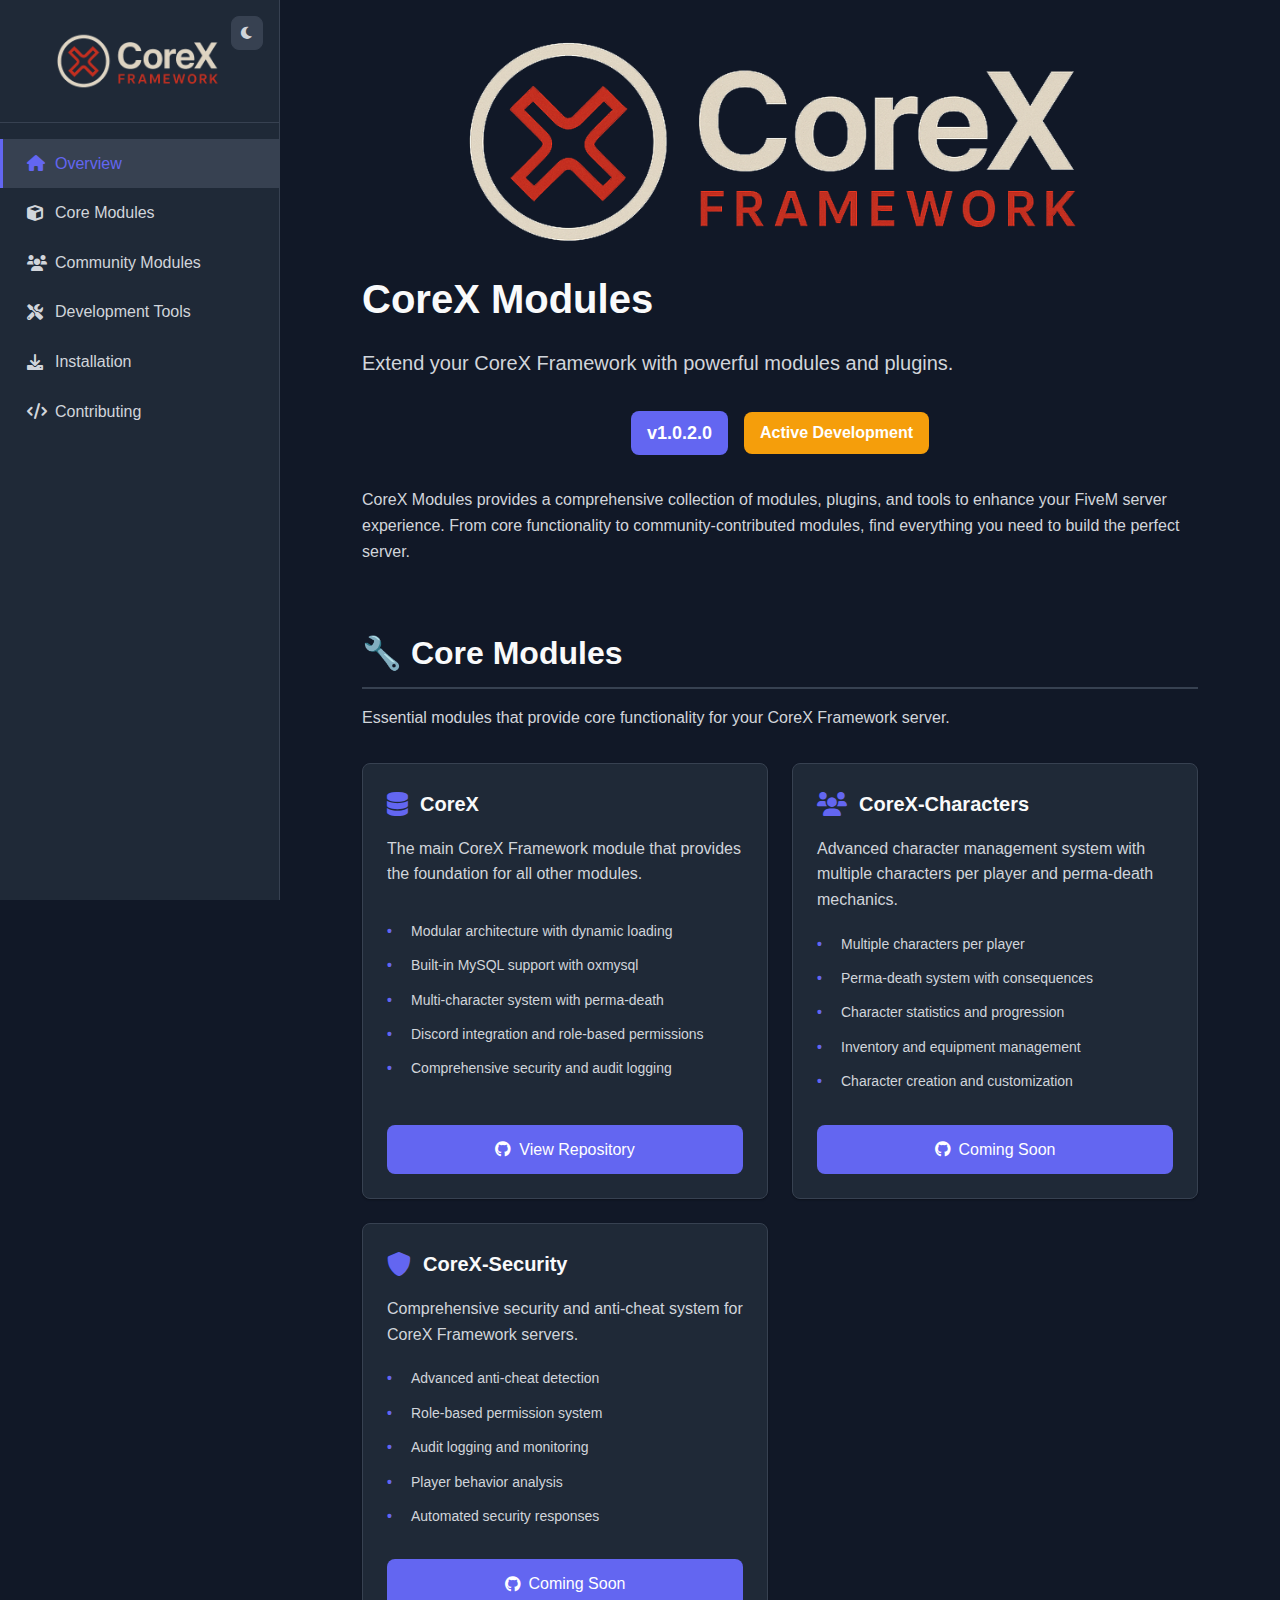
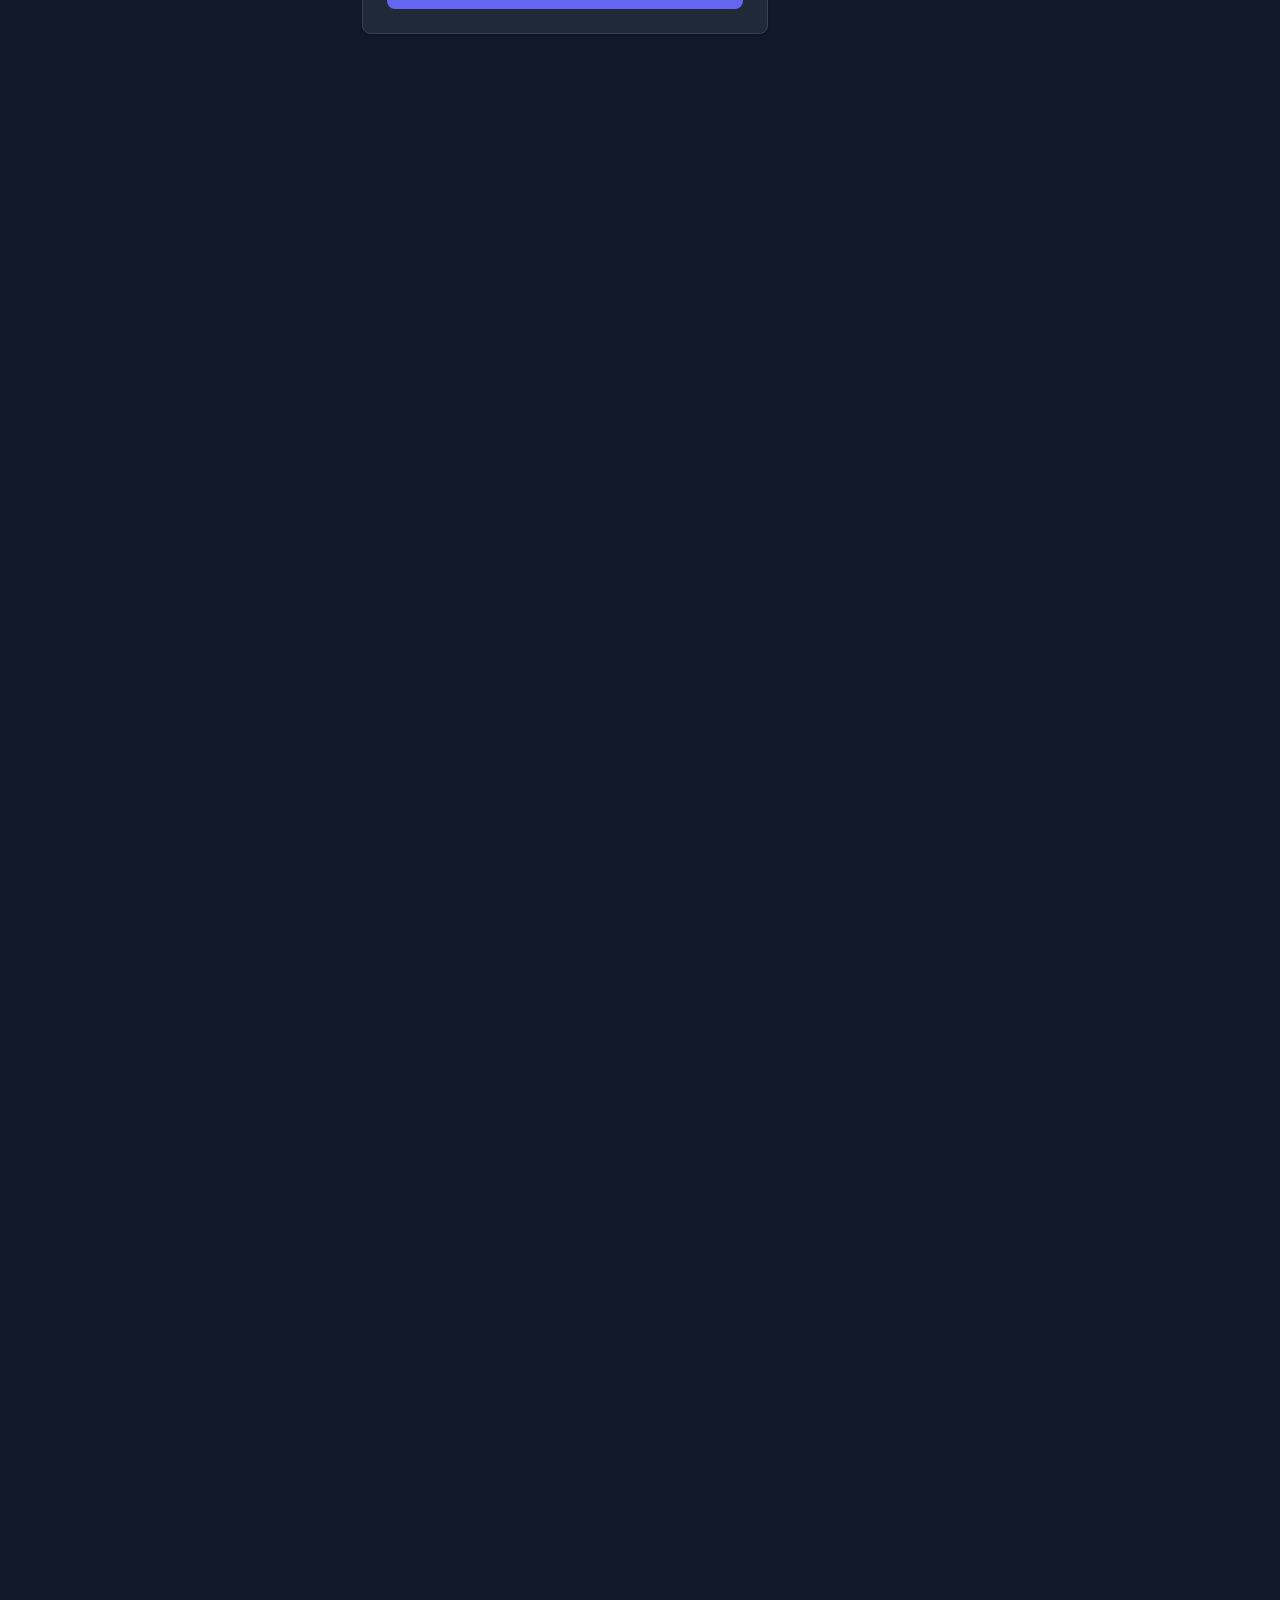
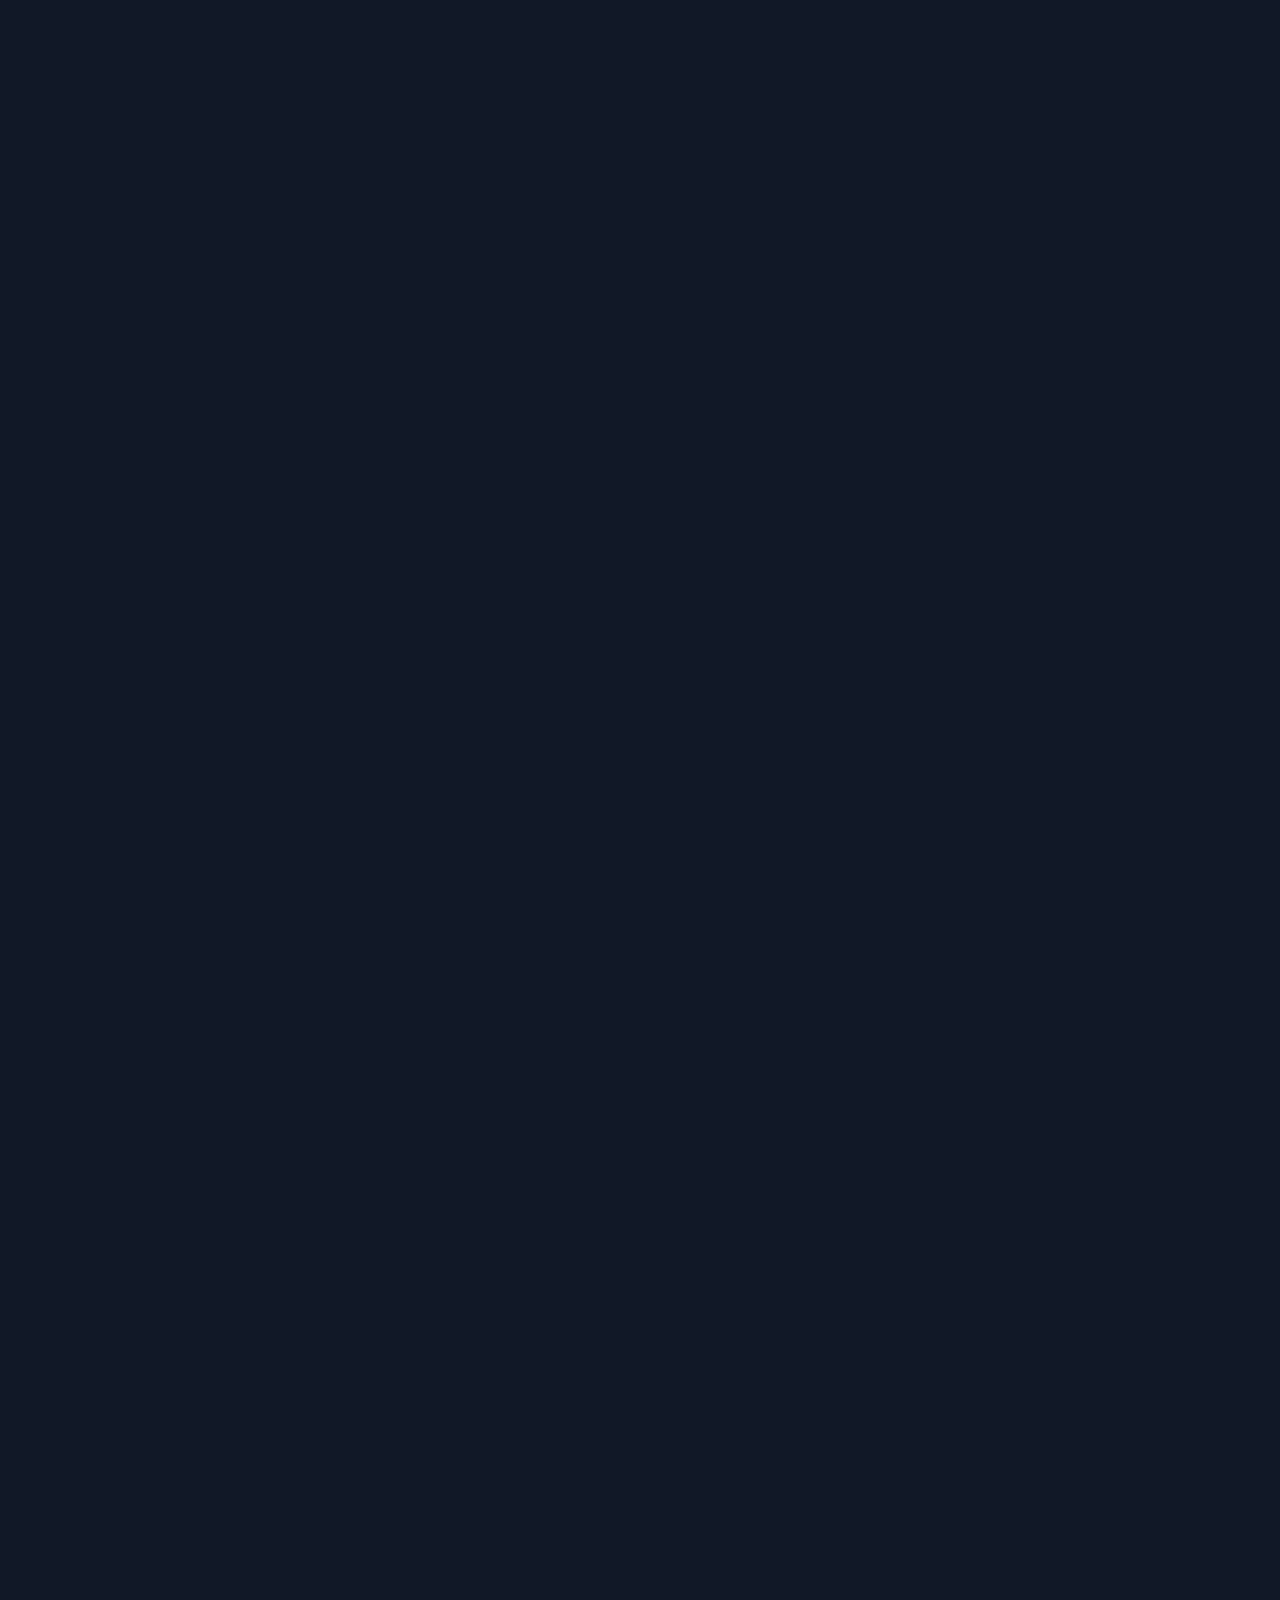
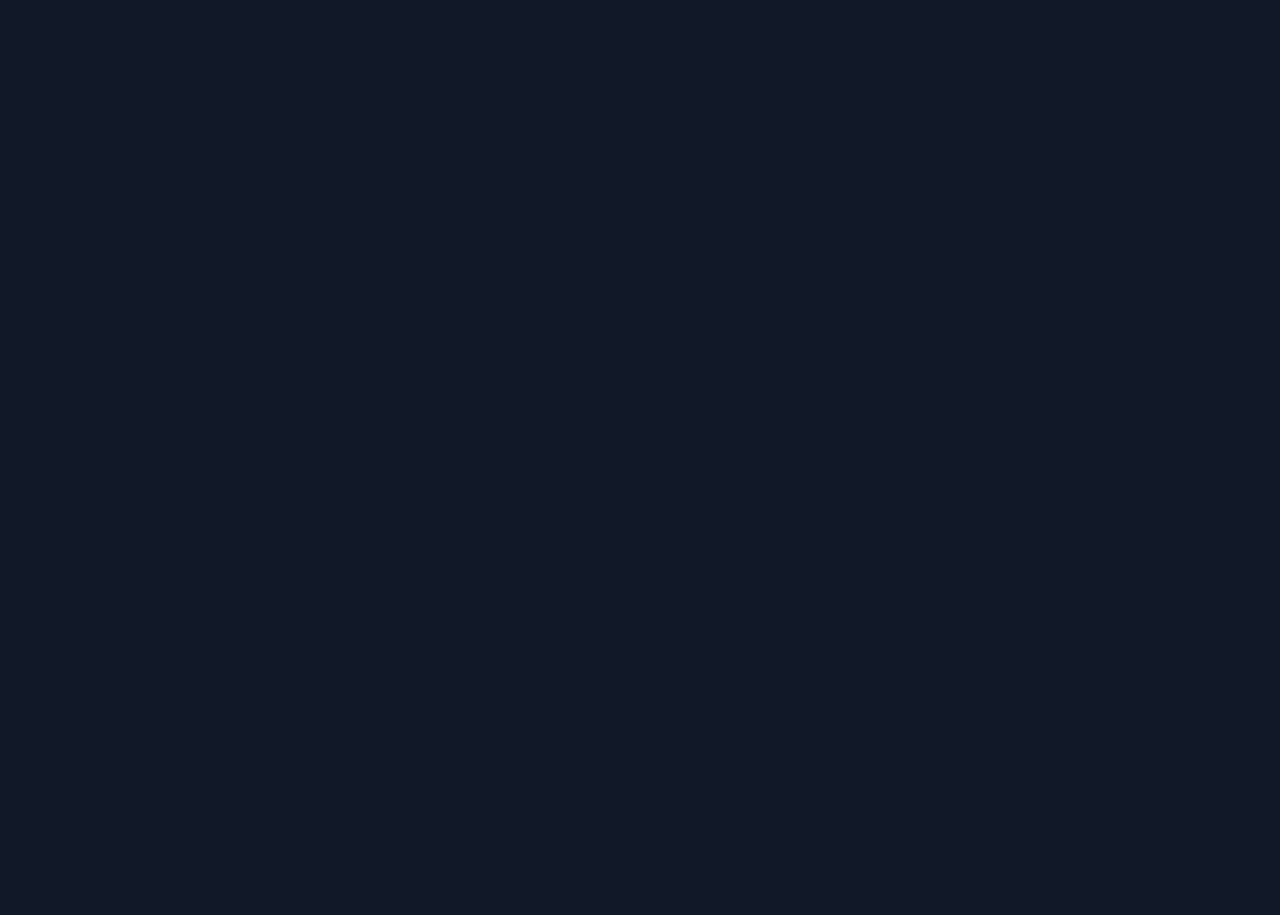
<file: index.html>
<!DOCTYPE html>
<html lang="en">
<head>
    <meta charset="UTF-8">
    <meta name="viewport" content="width=device-width, initial-scale=1.0">
    <title>CoreX | Modules</title>
    <meta name="theme-color" content="#111827">
    
    <!-- Security Headers -->
    <meta http-equiv="Content-Security-Policy" content="default-src 'self'; script-src 'self' 'unsafe-inline'; style-src 'self' 'unsafe-inline' https://fonts.googleapis.com https://cdnjs.cloudflare.com; font-src 'self' https://fonts.gstatic.com https://cdnjs.cloudflare.com; img-src 'self' data:; connect-src 'self';">
    <meta http-equiv="X-Content-Type-Options" content="nosniff">
    <meta http-equiv="X-Frame-Options" content="DENY">
    <meta http-equiv="X-XSS-Protection" content="1; mode=block">
    <meta http-equiv="Referrer-Policy" content="strict-origin-when-cross-origin">
    
    <!-- SEO and Social Meta Tags -->
    <meta name="description" content="CoreX Modules - A comprehensive collection of modules for the CoreX Framework. Browse and download modules to extend your FiveM server functionality.">
    <meta name="keywords" content="FiveM, CoreX, Modules, Framework, Lua, Gaming, Server, Development, Plugins">
    <meta name="author" content="CoreX">
    
    <!-- Open Graph Tags -->
    <meta property="og:title" content="CoreX Modules - FiveM Framework Modules">
    <meta property="og:description" content="Browse and download modules to extend your CoreX Framework functionality.">
    <meta property="og:type" content="website">
    <meta property="og:url" content="https://modules.core-x.dev/">
    <meta property="og:image" content="https://modules.core-x.dev/assets/corex-logo.png">
    
    <!-- Twitter Card Tags -->
    <meta name="twitter:card" content="summary_large_image">
    <meta name="twitter:title" content="CoreX Modules - FiveM Framework Modules">
    <meta name="twitter:description" content="Browse and download modules to extend your CoreX Framework functionality.">
    <meta name="twitter:image" content="https://modules.core-x.dev/assets/corex-logo.png">
    
    <!-- Canonical URL -->
    <link rel="canonical" href="https://modules.core-x.dev/">
    
    <!-- Favicon -->
    <link rel="icon" type="image/png" href="assets/corex-icon.png">
    
    <!-- Preconnect to external domains for performance -->
    <link rel="preconnect" href="https://fonts.googleapis.com">
    <link rel="preconnect" href="https://fonts.gstatic.com" crossorigin>
    <link rel="preconnect" href="https://cdnjs.cloudflare.com">
    <link rel="stylesheet" href="styles.css">
    <link href="https://fonts.googleapis.com/css2?family=Inter:wght@300;400;500;600;700&display=swap" rel="stylesheet">
    <link rel="stylesheet" href="https://cdnjs.cloudflare.com/ajax/libs/font-awesome/6.0.0/css/all.min.css">
</head>
<body>
    <div class="container">
        <!-- Sidebar -->
        <nav class="sidebar" id="sidebar">
            <div class="sidebar-header">
                <img src="assets/corex-logo.png" alt="CoreX Framework Logo" class="corex-logo" />
                <button class="theme-toggle" id="theme-toggle" title="Toggle theme">
                    <i class="fas fa-moon"></i>
                </button>
            </div>
            
            <div class="sidebar-content">
                <ul class="nav-menu">
                    <li><a href="#overview" class="nav-link active"><i class="fas fa-home"></i> Overview</a></li>
                    <li><a href="#core-modules" class="nav-link"><i class="fas fa-cube"></i> Core Modules</a></li>
                    <li><a href="#community-modules" class="nav-link"><i class="fas fa-users"></i> Community Modules</a></li>
                    <li><a href="#development-tools" class="nav-link"><i class="fas fa-tools"></i> Development Tools</a></li>
                    <li><a href="#installation" class="nav-link"><i class="fas fa-download"></i> Installation</a></li>
                    <li><a href="#contributing" class="nav-link"><i class="fas fa-code"></i> Contributing</a></li>
                </ul>
            </div>
        </nav>

        <!-- Main Content -->
        <main class="main-content">
            <div class="content-wrapper">
                <!-- Overview Section -->
                <section id="overview" class="section">
                    <center><img src="assets/corex-logo.png" alt="CoreX Framework Logo" class="corex-logo" style="width: 700px"/></center>
                    <h1>CoreX Modules</h1>
                    <p class="lead">Extend your CoreX Framework with powerful modules and plugins.</p>
                    
                    <div class="version-badge">
                        <span class="version-number">v1.0.2.0</span>
                        <span class="version-status">Active Development</span>
                    </div>

                    <p>CoreX Modules provides a comprehensive collection of modules, plugins, and tools to enhance your FiveM server experience. From core functionality to community-contributed modules, find everything you need to build the perfect server.</p>
                </section>

                <!-- Core Modules Section -->
                <section id="core-modules" class="section">
                    <h2>🔧 Core Modules</h2>
                    <p>Essential modules that provide core functionality for your CoreX Framework server.</p>
                    
                    <div class="modules-grid">
                        <div class="module-card">
                            <div class="module-header">
                                <i class="fas fa-database"></i>
                                <h3>CoreX</h3>
                            </div>
                            <p>The main CoreX Framework module that provides the foundation for all other modules.</p>
                            <ul>
                                <li>Modular architecture with dynamic loading</li>
                                <li>Built-in MySQL support with oxmysql</li>
                                <li>Multi-character system with perma-death</li>
                                <li>Discord integration and role-based permissions</li>
                                <li>Comprehensive security and audit logging</li>
                            </ul>
                            <div class="module-links">
                                <a href="https://github.com/Core-X-Dev/CoreX" class="btn btn-primary" target="_blank">
                                    <i class="fab fa-github"></i>
                                    View Repository
                                </a>
                            </div>
                        </div>
                        
                        <div class="module-card">
                            <div class="module-header">
                                <i class="fas fa-users"></i>
                                <h3>CoreX-Characters</h3>
                            </div>
                            <p>Advanced character management system with multiple characters per player and perma-death mechanics.</p>
                            <ul>
                                <li>Multiple characters per player</li>
                                <li>Perma-death system with consequences</li>
                                <li>Character statistics and progression</li>
                                <li>Inventory and equipment management</li>
                                <li>Character creation and customization</li>
                            </ul>
                            <div class="module-links">
                                <a href="#" class="btn btn-primary" target="_blank">
                                    <i class="fab fa-github"></i>
                                    Coming Soon
                                </a>
                            </div>
                        </div>
                        
                        <div class="module-card">
                            <div class="module-header">
                                <i class="fas fa-shield-alt"></i>
                                <h3>CoreX-Security</h3>
                            </div>
                            <p>Comprehensive security and anti-cheat system for CoreX Framework servers.</p>
                            <ul>
                                <li>Advanced anti-cheat detection</li>
                                <li>Role-based permission system</li>
                                <li>Audit logging and monitoring</li>
                                <li>Player behavior analysis</li>
                                <li>Automated security responses</li>
                            </ul>
                            <div class="module-links">
                                <a href="#" class="btn btn-primary" target="_blank">
                                    <i class="fab fa-github"></i>
                                    Coming Soon
                                </a>
                            </div>
                        </div>
                    </div>
                </section>

                <!-- Community Modules Section -->
                <section id="community-modules" class="section">
                    <h2>👥 Community Modules</h2>
                    <p>Modules created by the CoreX community to extend functionality and add new features.</p>
                    
                    <div class="modules-grid">
                        <div class="module-card">
                            <div class="module-header">
                                <i class="fas fa-car"></i>
                                <h3>CoreX-Vehicles</h3>
                            </div>
                            <p>Advanced vehicle management system with custom vehicles, modifications, and ownership.</p>
                            <ul>
                                <li>Custom vehicle spawning and management</li>
                                <li>Vehicle ownership and registration</li>
                                <li>Modification and customization system</li>
                                <li>Vehicle insurance and maintenance</li>
                                <li>Police and emergency vehicle systems</li>
                            </ul>
                            <div class="module-links">
                                <a href="#" class="btn btn-primary" target="_blank">
                                    <i class="fab fa-github"></i>
                                    Coming Soon
                                </a>
                            </div>
                        </div>
                        
                        <div class="module-card">
                            <div class="module-header">
                                <i class="fas fa-home"></i>
                                <h3>CoreX-Housing</h3>
                            </div>
                            <p>Comprehensive housing and property system for CoreX Framework servers.</p>
                            <ul>
                                <li>Property purchasing and ownership</li>
                                <li>Interior customization and furniture</li>
                                <li>Rental and leasing system</li>
                                <li>Property management and maintenance</li>
                                <li>Neighborhood and community features</li>
                            </ul>
                            <div class="module-links">
                                <a href="#" class="btn btn-primary" target="_blank">
                                    <i class="fab fa-github"></i>
                                    Coming Soon
                                </a>
                            </div>
                        </div>
                        
                        <div class="module-card">
                            <div class="module-header">
                                <i class="fas fa-briefcase"></i>
                                <h3>CoreX-Jobs</h3>
                            </div>
                            <p>Dynamic job and employment system with various career paths and progression.</p>
                            <ul>
                                <li>Multiple job types and career paths</li>
                                <li>Job progression and skill development</li>
                                <li>Salary and payment systems</li>
                                <li>Work schedules and time tracking</li>
                                <li>Job-specific tools and equipment</li>
                            </ul>
                            <div class="module-links">
                                <a href="#" class="btn btn-primary" target="_blank">
                                    <i class="fab fa-github"></i>
                                    Coming Soon
                                </a>
                            </div>
                        </div>
                    </div>
                </section>

                <!-- Development Tools Section -->
                <section id="development-tools" class="section">
                    <h2>🛠️ Development Tools</h2>
                    <p>Tools and utilities to help developers create and maintain CoreX modules.</p>
                    
                    <div class="modules-grid">
                        <div class="module-card">
                            <div class="module-header">
                                <i class="fas fa-code"></i>
                                <h3>Module Template</h3>
                            </div>
                            <p>Standardized template for creating new CoreX modules with best practices.</p>
                            <ul>
                                <li>Pre-configured module structure</li>
                                <li>Documentation templates</li>
                                <li>Testing framework setup</li>
                                <li>CI/CD pipeline configuration</li>
                                <li>Code quality standards</li>
                            </ul>
                            <div class="module-links">
                                <a href="#" class="btn btn-primary" target="_blank">
                                    <i class="fab fa-github"></i>
                                    Coming Soon
                                </a>
                            </div>
                        </div>
                        
                        <div class="module-card">
                            <div class="module-header">
                                <i class="fas fa-bug"></i>
                                <h3>Debug Tools</h3>
                            </div>
                            <p>Development and debugging tools for CoreX Framework modules.</p>
                            <ul>
                                <li>Module debugging utilities</li>
                                <li>Performance monitoring tools</li>
                                <li>Error tracking and reporting</li>
                                <li>Log analysis tools</li>
                                <li>Testing automation</li>
                            </ul>
                            <div class="module-links">
                                <a href="#" class="btn btn-primary" target="_blank">
                                    <i class="fab fa-github"></i>
                                    Coming Soon
                                </a>
                            </div>
                        </div>
                        
                        <div class="module-card">
                            <div class="module-header">
                                <i class="fas fa-rocket"></i>
                                <h3>Deployment Tools</h3>
                            </div>
                            <p>Automated deployment and distribution tools for CoreX modules.</p>
                            <ul>
                                <li>Automated build pipelines</li>
                                <li>Version management tools</li>
                                <li>Distribution automation</li>
                                <li>Update notification system</li>
                                <li>Compatibility checking</li>
                            </ul>
                            <div class="module-links">
                                <a href="#" class="btn btn-primary" target="_blank">
                                    <i class="fab fa-github"></i>
                                    Coming Soon
                                </a>
                            </div>
                        </div>
                    </div>
                </section>

                <!-- Installation Section -->
                <section id="installation" class="section">
                    <h2>📦 Installation Guide</h2>
                    <p>Learn how to install and configure CoreX modules on your server.</p>
                    
                    <div class="quick-start-grid">
                        <div class="step-card">
                            <div class="step-number">1</div>
                            <h3>Choose Your Module</h3>
                            <p>Browse the available modules and select the ones you need for your server.</p>
                            <div class="alert alert-info">
                                <i class="fas fa-info-circle"></i>
                                <strong>Tip:</strong> Start with core modules before adding community modules
                            </div>
                        </div>
                        
                        <div class="step-card">
                            <div class="step-number">2</div>
                            <h3>Download Module</h3>
                            <p>Clone the module repository or download the latest release from GitHub.</p>
                            <div class="code-block">
                                <div class="code-header">
                                    <span>Terminal</span>
                                    <button class="copy-btn" onclick="copyCode('module-download')">
                                        <i class="fas fa-copy"></i>
                                    </button>
                                </div>
                                <pre id="module-download"><code>git clone https://github.com/Core-X-Dev/CoreX-[ModuleName].git
cd CoreX-[ModuleName]</code></pre>
                            </div>
                        </div>
                        
                        <div class="step-card">
                            <div class="step-number">3</div>
                            <h3>Install Module</h3>
                            <p>Follow the module's specific installation instructions and configure as needed.</p>
                            <div class="code-block">
                                <div class="code-header">
                                    <span>server.cfg</span>
                                    <button class="copy-btn" onclick="copyCode('module-config')">
                                        <i class="fas fa-copy"></i>
                                    </button>
                                </div>
                                <pre id="module-config"><code>ensure CoreX
ensure CoreX-[ModuleName]</code></pre>
                            </div>
                        </div>
                    </div>
                </section>

                <!-- Contributing Section -->
                <section id="contributing" class="section">
                    <h2>🤝 Contributing</h2>
                    <p>Help improve CoreX Framework by contributing modules, documentation, or code.</p>
                    
                    <div class="modules-grid">
                        <div class="module-card">
                            <div class="module-header">
                                <i class="fas fa-code"></i>
                                <h3>Create Modules</h3>
                            </div>
                            <p>Develop new modules for CoreX Framework and share them with the community.</p>
                            <ul>
                                <li>Follow CoreX module standards</li>
                                <li>Use the module template structure</li>
                                <li>Include proper documentation</li>
                                <li>Add comprehensive testing</li>
                                <li>Submit for community review</li>
                            </ul>
                            <div class="module-links">
                                <a href="https://github.com/Core-X-Dev/CoreX-Modules" class="btn btn-primary" target="_blank">
                                    <i class="fab fa-github"></i>
                                    Module Guidelines
                                </a>
                            </div>
                        </div>
                        
                        <div class="module-card">
                            <div class="module-header">
                                <i class="fas fa-book"></i>
                                <h3>Improve Documentation</h3>
                            </div>
                            <p>Help improve documentation, tutorials, and guides for CoreX Framework.</p>
                            <ul>
                                <li>Update existing documentation</li>
                                <li>Add new tutorials and guides</li>
                                <li>Improve code examples</li>
                                <li>Fix typos and errors</li>
                                <li>Translate to other languages</li>
                            </ul>
                            <div class="module-links">
                                <a href="https://github.com/Core-X-Dev/CoreX-Docs" class="btn btn-primary" target="_blank">
                                    <i class="fab fa-github"></i>
                                    Contribute Docs
                                </a>
                            </div>
                        </div>
                        
                        <div class="module-card">
                            <div class="module-header">
                                <i class="fas fa-bug"></i>
                                <h3>Report Issues</h3>
                            </div>
                            <p>Report bugs, suggest features, or help improve existing modules.</p>
                            <ul>
                                <li>Report bugs and issues</li>
                                <li>Suggest new features</li>
                                <li>Provide detailed feedback</li>
                                <li>Help reproduce problems</li>
                                <li>Test fixes and updates</li>
                            </ul>
                            <div class="module-links">
                                <a href="https://github.com/Core-X-Dev/CoreX/issues" class="btn btn-primary" target="_blank">
                                    <i class="fab fa-github"></i>
                                    Report Issues
                                </a>
                            </div>
                        </div>
                    </div>
                </section>
            </div>
        </main>
    </div>

    <script src="script.js"></script>
</body>
</html>
</file>
<file: styles.css>
/* CoreX Documentation Styles */

:root {
    --primary-color: #6366f1;
    --primary-dark: #4f46e5;
    --secondary-color: #10b981;
    --accent-color: #f59e0b;
    --text-primary: #f9fafb;
    --text-secondary: #d1d5db;
    --text-muted: #9ca3af;
    --bg-primary: #111827;
    --bg-secondary: #1f2937;
    --bg-tertiary: #374151;
    --border-color: #374151;
    --border-hover: #4b5563;
    --shadow-sm: 0 1px 2px 0 rgb(0 0 0 / 0.3);
    --shadow-md: 0 4px 6px -1px rgb(0 0 0 / 0.4), 0 2px 4px -2px rgb(0 0 0 / 0.4);
    --shadow-lg: 0 10px 15px -3px rgb(0 0 0 / 0.4), 0 4px 6px -4px rgb(0 0 0 / 0.4);
    --radius: 8px;
    --font-sans: 'Inter', -apple-system, BlinkMacSystemFont, 'Segoe UI', Roboto, sans-serif;
}

* {
    margin: 0;
    padding: 0;
    box-sizing: border-box;
}

body {
    font-family: var(--font-sans);
    line-height: 1.6;
    color: var(--text-primary);
    background-color: var(--bg-primary);
}

.container {
    display: flex;
    min-height: 100vh;
}

/* Sidebar Styles */
.sidebar {
    width: 280px;
    background: var(--bg-secondary);
    border-right: 1px solid var(--border-color);
    position: fixed;
    height: 100vh;
    overflow-y: auto;
    z-index: 100;
}

.sidebar-header {
    padding: 2rem 1.5rem 1rem;
    border-bottom: 1px solid var(--border-color);
    position: relative;
}

.sidebar-header h1 {
    font-size: 1.5rem;
    font-weight: 700;
    color: var(--primary-color);
    margin-bottom: 0.25rem;
}

.sidebar-header p {
    color: var(--text-secondary);
    font-size: 0.875rem;
}

/* Theme Toggle Button */
.theme-toggle {
    position: absolute;
    top: 1rem;
    right: 1rem;
    background: var(--bg-tertiary);
    border: 1px solid var(--border-color);
    color: var(--text-secondary);
    border-radius: var(--radius);
    padding: 0.5rem;
    cursor: pointer;
    transition: all 0.2s ease;
    font-size: 0.875rem;
}

.theme-toggle:hover {
    background: var(--border-hover);
    color: var(--text-primary);
    transform: scale(1.05);
}

.theme-toggle:focus {
    outline: 2px solid var(--primary-color);
    outline-offset: 2px;
}

.sidebar-content {
    padding: 1rem 0;
}

.nav-menu {
    list-style: none;
}

.nav-menu li {
    margin: 0;
}

.nav-link {
    display: flex;
    align-items: center;
    padding: 0.75rem 1.5rem;
    color: var(--text-secondary);
    text-decoration: none;
    transition: all 0.2s ease;
    border-left: 3px solid transparent;
}

.nav-link:hover {
    background-color: var(--bg-tertiary);
    color: var(--text-primary);
    border-left-color: var(--primary-color);
}

.nav-link.active {
    background-color: var(--bg-tertiary);
    color: var(--primary-color);
    border-left-color: var(--primary-color);
    font-weight: 500;
}

.nav-link i {
    margin-right: 0.75rem;
    width: 16px;
    text-align: center;
}

/* Main Content */
.main-content {
    flex: 1;
    margin-left: 280px;
    min-height: 100vh;
}

.content-wrapper {
    max-width: 900px;
    margin: 0 auto;
    padding: 2rem;
}

.section {
    margin-bottom: 4rem;
}

.section h1 {
    font-size: 2.5rem;
    font-weight: 700;
    margin-bottom: 1rem;
    color: var(--text-primary);
}

.section h2 {
    font-size: 2rem;
    font-weight: 600;
    margin: 2rem 0 1rem;
    color: var(--text-primary);
    border-bottom: 2px solid var(--border-color);
    padding-bottom: 0.5rem;
}

.section h3 {
    font-size: 1.5rem;
    font-weight: 600;
    margin: 1.5rem 0 1rem;
    color: var(--text-primary);
}

.section h4 {
    font-size: 1.25rem;
    font-weight: 600;
    margin: 1rem 0 0.5rem;
    color: var(--text-primary);
}

.section p {
    margin-bottom: 1rem;
    color: var(--text-secondary);
}

.lead {
    font-size: 1.25rem;
    color: var(--text-secondary);
    margin-bottom: 2rem;
}

/* Features Grid */
.features-grid {
    display: grid;
    grid-template-columns: repeat(auto-fit, minmax(300px, 1fr));
    gap: 1.5rem;
    margin: 2rem 0;
}

.feature-card {
    background: var(--bg-secondary);
    border: 1px solid var(--border-color);
    border-radius: var(--radius);
    padding: 1.5rem;
    text-align: center;
    transition: all 0.2s ease;
}

.feature-card:hover {
    transform: translateY(-2px);
    box-shadow: var(--shadow-lg);
    border-color: var(--primary-color);
}

.feature-card i {
    font-size: 2rem;
    color: var(--primary-color);
    margin-bottom: 1rem;
}

.feature-card h3 {
    font-size: 1.25rem;
    margin-bottom: 0.5rem;
    color: var(--text-primary);
}

.feature-card p {
    color: var(--text-secondary);
    font-size: 0.875rem;
}

/* Quick Start Grid */
.quick-start-grid {
    display: grid;
    grid-template-columns: repeat(auto-fit, minmax(350px, 1fr));
    gap: 2rem;
    margin: 2rem 0;
}

.step-card {
    background: var(--bg-secondary);
    border: 1px solid var(--border-color);
    border-radius: var(--radius);
    padding: 1.5rem;
    transition: all 0.3s ease;
    box-shadow: var(--shadow-sm);
    position: relative;
}

.step-card:hover {
    transform: translateY(-2px);
    box-shadow: var(--shadow-md);
    border-color: var(--primary-color);
}

.step-number {
    position: absolute;
    top: -15px;
    left: 20px;
    background: var(--primary-color);
    color: white;
    width: 30px;
    height: 30px;
    border-radius: 50%;
    display: flex;
    align-items: center;
    justify-content: center;
    font-weight: 600;
    font-size: 1.125rem;
}

.step-card h3 {
    color: var(--text-primary);
    font-size: 1.25rem;
    font-weight: 600;
    margin-bottom: 0.75rem;
    margin-top: 0.5rem;
}

.step-card p {
    color: var(--text-secondary);
    margin-bottom: 1rem;
}

/* Resources Grid */
.resources-grid {
    display: grid;
    grid-template-columns: repeat(auto-fit, minmax(300px, 1fr));
    gap: 1.5rem;
    margin: 2rem 0;
}

.resource-card {
    background: var(--bg-secondary);
    border: 1px solid var(--border-color);
    border-radius: var(--radius);
    padding: 1.5rem;
    transition: all 0.3s ease;
    box-shadow: var(--shadow-sm);
    display: flex;
    flex-direction: column;
    height: 100%;
}

.resource-card:hover {
    transform: translateY(-2px);
    box-shadow: var(--shadow-md);
    border-color: var(--primary-color);
}

.resource-header {
    display: flex;
    align-items: center;
    gap: 0.75rem;
    margin-bottom: 1rem;
}

.resource-header i {
    font-size: 1.5rem;
    color: var(--primary-color);
}

.resource-header h3 {
    margin: 0;
    color: var(--text-primary);
    font-size: 1.25rem;
    font-weight: 600;
}

.resource-card p {
    color: var(--text-secondary);
    margin-bottom: 1.5rem;
    line-height: 1.6;
    flex-grow: 1;
}

.resource-links {
    display: flex;
    gap: 0.5rem;
    margin-top: auto;
}

/* Community Grid */
.community-grid {
    display: grid;
    grid-template-columns: repeat(auto-fit, minmax(300px, 1fr));
    gap: 1.5rem;
    margin: 2rem 0;
}

.community-card {
    background: var(--bg-secondary);
    border: 1px solid var(--border-color);
    border-radius: var(--radius);
    padding: 1.5rem;
    text-align: center;
    transition: all 0.3s ease;
    box-shadow: var(--shadow-sm);
    display: flex;
    flex-direction: column;
    height: 100%;
}

.community-card:hover {
    transform: translateY(-2px);
    box-shadow: var(--shadow-md);
    border-color: var(--primary-color);
}

.community-card i {
    font-size: 2.5rem;
    color: var(--primary-color);
    margin-bottom: 1rem;
}

.community-card h3 {
    color: var(--text-primary);
    font-size: 1.25rem;
    font-weight: 600;
    margin-bottom: 0.75rem;
}

.community-card p {
    color: var(--text-secondary);
    margin-bottom: 1.5rem;
    line-height: 1.6;
    flex-grow: 1;
}

.community-card .btn {
    margin-top: auto;
    justify-content: center;
}

/* Roadmap Preview */
.roadmap-preview {
    display: grid;
    grid-template-columns: repeat(auto-fit, minmax(400px, 1fr));
    gap: 2rem;
    margin: 2rem 0;
}

.roadmap-card {
    background: var(--bg-secondary);
    border: 1px solid var(--border-color);
    border-radius: var(--radius);
    padding: 1.5rem;
    transition: all 0.3s ease;
    box-shadow: var(--shadow-sm);
}

.roadmap-card:hover {
    transform: translateY(-2px);
    box-shadow: var(--shadow-md);
    border-color: var(--primary-color);
}

.roadmap-card h3 {
    color: var(--primary-color);
    font-size: 1.25rem;
    font-weight: 600;
    margin-bottom: 1rem;
}

.roadmap-card p {
    color: var(--text-secondary);
    margin-bottom: 1rem;
    line-height: 1.6;
}

.roadmap-card ul {
    list-style: none;
    padding: 0;
}

.roadmap-card li {
    padding: 0.25rem 0;
    color: var(--text-secondary);
    position: relative;
    padding-left: 1.5rem;
}

.roadmap-card li:before {
    content: "✓";
    position: absolute;
    left: 0;
    color: var(--secondary-color);
    font-weight: bold;
}

.roadmap-cta {
    text-align: center;
    margin: 2rem 0;
}

.roadmap-cta .btn {
    display: inline-flex;
    align-items: center;
    gap: 0.5rem;
    padding: 0.75rem 1.5rem;
    border-radius: var(--radius);
    text-decoration: none;
    font-weight: 500;
    transition: all 0.2s ease;
    border: none;
    cursor: pointer;
    background: var(--primary-color);
    color: white;
}

.roadmap-cta .btn:hover {
    background: var(--primary-dark);
    transform: translateY(-1px);
}

/* Buttons */
.btn {
    display: inline-flex;
    align-items: center;
    gap: 0.5rem;
    padding: 0.75rem 1.5rem;
    border-radius: var(--radius);
    text-decoration: none;
    font-weight: 500;
    transition: all 0.2s ease;
    border: none;
    cursor: pointer;
}

.btn-primary {
    background: var(--primary-color);
    color: white;
}

.btn-primary:hover {
    background: var(--primary-dark);
    transform: translateY(-1px);
    color: white;
}

.btn-secondary {
    background: var(--bg-tertiary);
    color: var(--text-primary);
    border: 1px solid var(--border-color);
}

.btn-secondary:hover {
    background: var(--border-hover);
    transform: translateY(-1px);
    color: var(--text-primary);
}

/* Version Badge */
.version-badge {
    display: flex;
    align-items: center;
    justify-content: center;
    gap: 1rem;
    margin: 2rem 0;
}

.version-number {
    background: var(--primary-color);
    color: white;
    padding: 0.5rem 1rem;
    border-radius: var(--radius);
    font-weight: 600;
    font-size: 1.125rem;
}

.version-status {
    background: var(--accent-color);
    color: white;
    padding: 0.5rem 1rem;
    border-radius: var(--radius);
    font-weight: 600;
    font-size: 1rem;
}

/* Roadmap Timeline */
.roadmap-timeline {
    margin: 2rem 0;
}

.timeline-item {
    background: var(--bg-secondary);
    border: 1px solid var(--border-color);
    border-radius: var(--radius);
    margin-bottom: 2rem;
    overflow: hidden;
    box-shadow: var(--shadow-sm);
    transition: all 0.3s ease;
}

.timeline-item:hover {
    transform: translateY(-2px);
    box-shadow: var(--shadow-md);
    border-color: var(--primary-color);
}

.timeline-header {
    background: var(--bg-tertiary);
    padding: 1.5rem;
    border-bottom: 1px solid var(--border-color);
    display: flex;
    justify-content: space-between;
    align-items: center;
}

.timeline-header h3 {
    color: var(--primary-color);
    margin: 0;
    font-size: 1.5rem;
    font-weight: 600;
}

.timeline-date {
    background: var(--accent-color);
    color: white;
    padding: 0.5rem 1rem;
    border-radius: var(--radius);
    font-weight: 600;
    font-size: 0.875rem;
}

.timeline-content {
    padding: 1.5rem;
}

.feature-list {
    display: grid;
    grid-template-columns: repeat(auto-fit, minmax(250px, 1fr));
    gap: 1.5rem;
    margin: 1rem 0;
}

.feature-item {
    background: var(--bg-tertiary);
    border: 1px solid var(--border-color);
    border-radius: var(--radius);
    padding: 1rem;
    transition: all 0.2s ease;
}

.feature-item:hover {
    border-color: var(--primary-color);
    transform: translateY(-1px);
}

.feature-item h5 {
    color: var(--text-primary);
    font-size: 1.125rem;
    font-weight: 600;
    margin-bottom: 0.75rem;
}

.feature-item ul {
    list-style: none;
    padding: 0;
}

.feature-item li {
    padding: 0.25rem 0;
    color: var(--text-secondary);
    position: relative;
    padding-left: 1.25rem;
}

.feature-item li:before {
    content: "•";
    position: absolute;
    left: 0;
    color: var(--primary-color);
    font-weight: bold;
}

/* Metrics Grid */
.metrics-grid {
    display: grid;
    grid-template-columns: repeat(auto-fit, minmax(300px, 1fr));
    gap: 1.5rem;
    margin: 2rem 0;
}

.metric-card {
    background: var(--bg-secondary);
    border: 1px solid var(--border-color);
    border-radius: var(--radius);
    padding: 1.5rem;
    transition: all 0.3s ease;
    box-shadow: var(--shadow-sm);
}

.metric-card:hover {
    transform: translateY(-2px);
    box-shadow: var(--shadow-md);
    border-color: var(--secondary-color);
}

.metric-card h3 {
    color: var(--secondary-color);
    font-size: 1.25rem;
    font-weight: 600;
    margin-bottom: 1rem;
}

.metric-card ul {
    list-style: none;
    padding: 0;
}

.metric-card li {
    padding: 0.5rem 0;
    color: var(--text-secondary);
    border-bottom: 1px solid var(--border-color);
}

.metric-card li:last-child {
    border-bottom: none;
}

/* Priority Grid */
.priority-grid {
    display: grid;
    grid-template-columns: repeat(auto-fit, minmax(300px, 1fr));
    gap: 1.5rem;
    margin: 2rem 0;
}

.priority-card {
    background: var(--bg-secondary);
    border: 1px solid var(--border-color);
    border-radius: var(--radius);
    padding: 1.5rem;
    transition: all 0.3s ease;
    box-shadow: var(--shadow-sm);
    position: relative;
    overflow: hidden;
}

.priority-card::before {
    content: "";
    position: absolute;
    top: 0;
    left: 0;
    right: 0;
    height: 4px;
}

.priority-card.high::before {
    background: #ef4444;
}

.priority-card.medium::before {
    background: var(--accent-color);
}

.priority-card.low::before {
    background: var(--secondary-color);
}

.priority-card:hover {
    transform: translateY(-2px);
    box-shadow: var(--shadow-md);
}

.priority-card h3 {
    font-size: 1.25rem;
    font-weight: 600;
    margin-bottom: 1rem;
}

.priority-card.high h3 {
    color: #ef4444;
}

.priority-card.medium h3 {
    color: var(--accent-color);
}

.priority-card.low h3 {
    color: var(--secondary-color);
}

.priority-card ul {
    list-style: none;
    padding: 0;
}

.priority-card li {
    padding: 0.5rem 0;
    color: var(--text-secondary);
    position: relative;
    padding-left: 1.5rem;
}

.priority-card li:before {
    content: "→";
    position: absolute;
    left: 0;
    color: var(--text-muted);
}

/* Schedule Grid */
.schedule-grid {
    margin: 2rem 0;
}

.schedule-card {
    background: var(--bg-secondary);
    border: 1px solid var(--border-color);
    border-radius: var(--radius);
    padding: 1.5rem;
    transition: all 0.3s ease;
    box-shadow: var(--shadow-sm);
}

.schedule-card:hover {
    transform: translateY(-2px);
    box-shadow: var(--shadow-md);
    border-color: var(--primary-color);
}

.schedule-card h3 {
    color: var(--primary-color);
    font-size: 1.25rem;
    font-weight: 600;
    margin-bottom: 1rem;
}

.schedule-card ul {
    list-style: none;
    padding: 0;
}

.schedule-card li {
    padding: 0.75rem 0;
    color: var(--text-secondary);
    border-bottom: 1px solid var(--border-color);
    display: flex;
    justify-content: space-between;
    align-items: center;
}

.schedule-card li:last-child {
    border-bottom: none;
}

.schedule-card strong {
    color: var(--text-primary);
}

/* Code Blocks */
.code-block {
    background: #1e1e1e;
    border: 1px solid var(--border-color);
    border-radius: var(--radius);
    margin: 1rem 0;
    overflow: hidden;
}

.code-header {
    display: flex;
    justify-content: space-between;
    align-items: center;
    padding: 0.75rem 1rem;
    background: #2d2d2d;
    border-bottom: 1px solid var(--border-color);
    font-size: 0.875rem;
    font-weight: 500;
    color: var(--text-secondary);
}

.copy-btn {
    background: none;
    border: none;
    color: var(--text-secondary);
    cursor: pointer;
    padding: 0.25rem;
    border-radius: 4px;
    transition: all 0.2s ease;
}

.copy-btn:hover {
    background: var(--bg-tertiary);
    color: var(--text-primary);
}

.code-block pre {
    margin: 0;
    padding: 1rem;
    overflow-x: auto;
    background: #1e1e1e;
}

.code-block code {
    font-family: 'Monaco', 'Menlo', 'Ubuntu Mono', monospace;
    font-size: 0.875rem;
    line-height: 1.5;
    color: #e5e7eb;
}

/* Alerts */
.alert {
    padding: 1rem;
    border-radius: var(--radius);
    margin: 1rem 0;
    display: flex;
    align-items: flex-start;
    gap: 0.75rem;
}

.alert-info {
    background: #1e3a8a;
    border: 1px solid #3b82f6;
    color: #93c5fd;
}

.alert i {
    margin-top: 0.125rem;
}

/* File Tree */
.file-tree {
    background: var(--bg-secondary);
    border: 1px solid var(--border-color);
    border-radius: var(--radius);
    padding: 1rem;
    margin: 1rem 0;
}

.tree-item {
    display: flex;
    align-items: center;
    gap: 0.5rem;
    padding: 0.25rem 0;
    font-family: 'Monaco', 'Menlo', 'Ubuntu Mono', monospace;
    font-size: 0.875rem;
}

.tree-child {
    margin-left: 1.5rem;
}

.tree-grandchild {
    margin-left: 3rem;
}

.tree-item i {
    color: var(--text-secondary);
    width: 16px;
}

/* Modules Grid */
.modules-grid {
    display: grid;
    grid-template-columns: repeat(auto-fit, minmax(350px, 1fr));
    gap: 1.5rem;
    margin: 2rem 0;
}

.module-card {
    background: var(--bg-secondary);
    border: 1px solid var(--border-color);
    border-radius: var(--radius);
    padding: 1.5rem;
    transition: all 0.2s ease;
}

.module-card:hover {
    transform: translateY(-2px);
    box-shadow: var(--shadow-lg);
    border-color: var(--border-hover);
}

.module-header {
    display: flex;
    align-items: center;
    gap: 0.75rem;
    margin-bottom: 1rem;
}

.module-header i {
    font-size: 1.5rem;
    color: var(--primary-color);
}

.module-header h3 {
    margin: 0;
    color: var(--text-primary);
}

.module-card p {
    color: var(--text-secondary);
    margin-bottom: 1rem;
}

.module-card ul {
    list-style: none;
    padding: 0;
}

.module-card li {
    padding: 0.25rem 0;
    color: var(--text-secondary);
    font-size: 0.875rem;
}

.module-card li:before {
    content: "•";
    color: var(--primary-color);
    font-weight: bold;
    margin-right: 0.5rem;
}

/* API Sections */
.api-section {
    margin: 2rem 0;
}

.api-section h4 {
    color: var(--primary-color);
    margin-bottom: 0.5rem;
}

/* Schema Grid */
.schema-grid {
    display: grid;
    grid-template-columns: repeat(auto-fit, minmax(350px, 1fr));
    gap: 1.5rem;
    margin: 2rem 0;
}

.schema-card {
    background: var(--bg-secondary);
    border: 1px solid var(--border-color);
    border-radius: var(--radius);
    padding: 1.5rem;
    transition: all 0.2s ease;
}

.schema-card:hover {
    border-color: var(--border-hover);
    transform: translateY(-2px);
    box-shadow: var(--shadow-md);
}

.schema-card h4 {
    color: var(--primary-color);
    margin-bottom: 1rem;
    font-size: 1.1rem;
    font-weight: 600;
}

.schema-card ul {
    list-style: none;
    margin: 0;
    padding: 0;
}

.schema-card li {
    margin-bottom: 0.5rem;
    color: var(--text-secondary);
    font-size: 0.9rem;
}

.schema-card code {
    background: var(--bg-tertiary);
    color: var(--accent-color);
    padding: 0.2rem 0.4rem;
    border-radius: 4px;
    font-size: 0.85rem;
    font-weight: 500;
}

/* Commands Grid */
.commands-grid {
    display: grid;
    grid-template-columns: repeat(auto-fit, minmax(300px, 1fr));
    gap: 1.5rem;
    margin: 2rem 0;
}

.command-card {
    background: var(--bg-secondary);
    border: 1px solid var(--border-color);
    border-radius: var(--radius);
    padding: 1.5rem;
    transition: all 0.2s ease;
}

.command-card:hover {
    border-color: var(--border-hover);
    transform: translateY(-2px);
    box-shadow: var(--shadow-md);
}

.command-card h4 {
    color: var(--primary-color);
    margin-bottom: 0.5rem;
    font-size: 1.1rem;
    font-weight: 600;
}

.command-card p {
    color: var(--text-secondary);
    margin-bottom: 1rem;
    font-size: 0.9rem;
}

.command-example {
    background: var(--bg-tertiary);
    border-radius: 4px;
    padding: 0.75rem;
    font-size: 0.85rem;
}

.command-example strong {
    color: var(--text-primary);
    font-weight: 600;
}

.command-example code {
    background: var(--bg-primary);
    color: var(--accent-color);
    padding: 0.2rem 0.4rem;
    border-radius: 3px;
    font-size: 0.8rem;
    font-weight: 500;
}

/* Keybindings Grid */
.keybindings-grid {
    display: grid;
    grid-template-columns: repeat(auto-fit, minmax(200px, 1fr));
    gap: 1rem;
    margin: 2rem 0;
}

.keybinding-card {
    background: var(--bg-secondary);
    border: 1px solid var(--border-color);
    border-radius: var(--radius);
    padding: 1.5rem;
    text-align: center;
    transition: all 0.2s ease;
}

.keybinding-card:hover {
    border-color: var(--border-hover);
    transform: translateY(-2px);
    box-shadow: var(--shadow-md);
}

.keybinding-card .key {
    background: var(--primary-color);
    color: white;
    font-weight: 600;
    padding: 0.5rem 1rem;
    border-radius: 4px;
    margin-bottom: 0.75rem;
    font-size: 1rem;
    display: inline-block;
}

.keybinding-card .description {
    color: var(--text-secondary);
    font-size: 0.9rem;
}

/* Responsive Design */
@media (max-width: 768px) {
    .sidebar {
        transform: translateX(-100%);
        transition: transform 0.3s ease;
    }
    
    .sidebar.open {
        transform: translateX(0);
    }
    
    .main-content {
        margin-left: 0;
    }
    
    .content-wrapper {
        padding: 1rem;
    }
    
    .features-grid,
    .quick-start-grid,
    .resources-grid,
    .community-grid,
    .roadmap-preview {
        grid-template-columns: 1fr;
    }
    
    .section h1 {
        font-size: 2rem;
    }
    
    .section h2 {
        font-size: 1.5rem;
    }
    
    .theme-toggle {
        position: fixed;
        top: 1rem;
        right: 1rem;
        z-index: 300;
    }
}

/* Mobile Menu Toggle */
.mobile-menu-toggle {
    display: none;
    position: fixed;
    top: 1rem;
    left: 1rem;
    z-index: 200;
    background: var(--primary-color);
    color: white;
    border: none;
    border-radius: var(--radius);
    padding: 0.5rem;
    cursor: pointer;
}

@media (max-width: 768px) {
    .mobile-menu-toggle {
        display: block;
    }
}

/* Scrollbar Styling */
.sidebar::-webkit-scrollbar {
    width: 6px;
}

.sidebar::-webkit-scrollbar-track {
    background: var(--bg-secondary);
}

.sidebar::-webkit-scrollbar-thumb {
    background: var(--border-color);
    border-radius: 3px;
}

.sidebar::-webkit-scrollbar-thumb:hover {
    background: var(--border-hover);
}

/* Smooth Scrolling */
html {
    scroll-behavior: smooth;
}

/* Focus Styles */
.nav-link:focus,
.copy-btn:focus {
    outline: 2px solid var(--primary-color);
    outline-offset: 2px;
}

/* Animation for sections */
.section {
    opacity: 0;
    transform: translateY(20px);
    animation: fadeInUp 0.6s ease forwards;
}

@keyframes fadeInUp {
    to {
        opacity: 1;
        transform: translateY(0);
    }
}

/* Stagger animation for feature cards */
.feature-card {
    animation-delay: calc(var(--index) * 0.1s);
}

/* Code syntax highlighting for dark theme */
.code-block code .keyword {
    color: #ff79c6;
}

.code-block code .string {
    color: #f1fa8c;
}

.code-block code .comment {
    color: #6272a4;
    font-style: italic;
}

.code-block code .function {
    color: #50fa7b;
}

.code-block code .number {
    color: #bd93f9;
}

.code-block code .operator {
    color: #ff79c6;
}

.code-block code .variable {
    color: #f8f8f2;
}

.code-block code .class {
    color: #8be9fd;
}

.code-block code .property {
    color: #66d9ef;
}

/* Links */
a {
    color: var(--primary-color);
    text-decoration: none;
    transition: color 0.2s ease;
}

a:hover {
    color: var(--primary-dark);
}

/* Inline code */
code {
    background: var(--bg-tertiary);
    color: var(--text-primary);
    padding: 0.125rem 0.25rem;
    border-radius: 4px;
    font-size: 0.875rem;
    font-family: 'Monaco', 'Menlo', 'Ubuntu Mono', monospace;
}

/* Lists */
ul, ol {
    color: var(--text-secondary);
    margin-bottom: 1rem;
}

li {
    margin-bottom: 0.25rem;
}

/* Blockquotes */
blockquote {
    border-left: 4px solid var(--primary-color);
    padding-left: 1rem;
    margin: 1rem 0;
    color: var(--text-secondary);
    font-style: italic;
}

.corex-logo {
    display: block;
    margin: 0 auto 1rem auto;
    width: 80%;
    height: auto;
}

/* Module Cards */
.module-card {
    background: var(--bg-secondary);
    border: 1px solid var(--border-color);
    border-radius: var(--radius);
    padding: 1.5rem;
    transition: all 0.3s ease;
    box-shadow: var(--shadow-sm);
    display: flex;
    flex-direction: column;
    height: 100%;
}

.module-card:hover {
    transform: translateY(-2px);
    box-shadow: var(--shadow-md);
    border-color: var(--primary-color);
}

.module-header {
    display: flex;
    align-items: center;
    gap: 0.75rem;
    margin-bottom: 1rem;
}

.module-header i {
    font-size: 1.5rem;
    color: var(--primary-color);
}

.module-header h3 {
    margin: 0;
    color: var(--text-primary);
    font-size: 1.25rem;
    font-weight: 600;
}

.module-card p {
    color: var(--text-secondary);
    margin-bottom: 1rem;
    line-height: 1.6;
    flex-grow: 1;
}

.module-card ul {
    list-style: none;
    padding: 0;
    margin-bottom: 1.5rem;
    flex-grow: 1;
}

.module-card li {
    padding: 0.25rem 0;
    color: var(--text-secondary);
    position: relative;
    padding-left: 1.5rem;
}

.module-card li:before {
    content: "•";
    position: absolute;
    left: 0;
    color: var(--primary-color);
    font-weight: bold;
}

.module-links {
    display: flex;
    gap: 0.5rem;
    margin-top: auto;
    flex-wrap: wrap;
}

.module-links .btn {
    flex: 1;
    min-width: 120px;
    justify-content: center;
}
</file>
